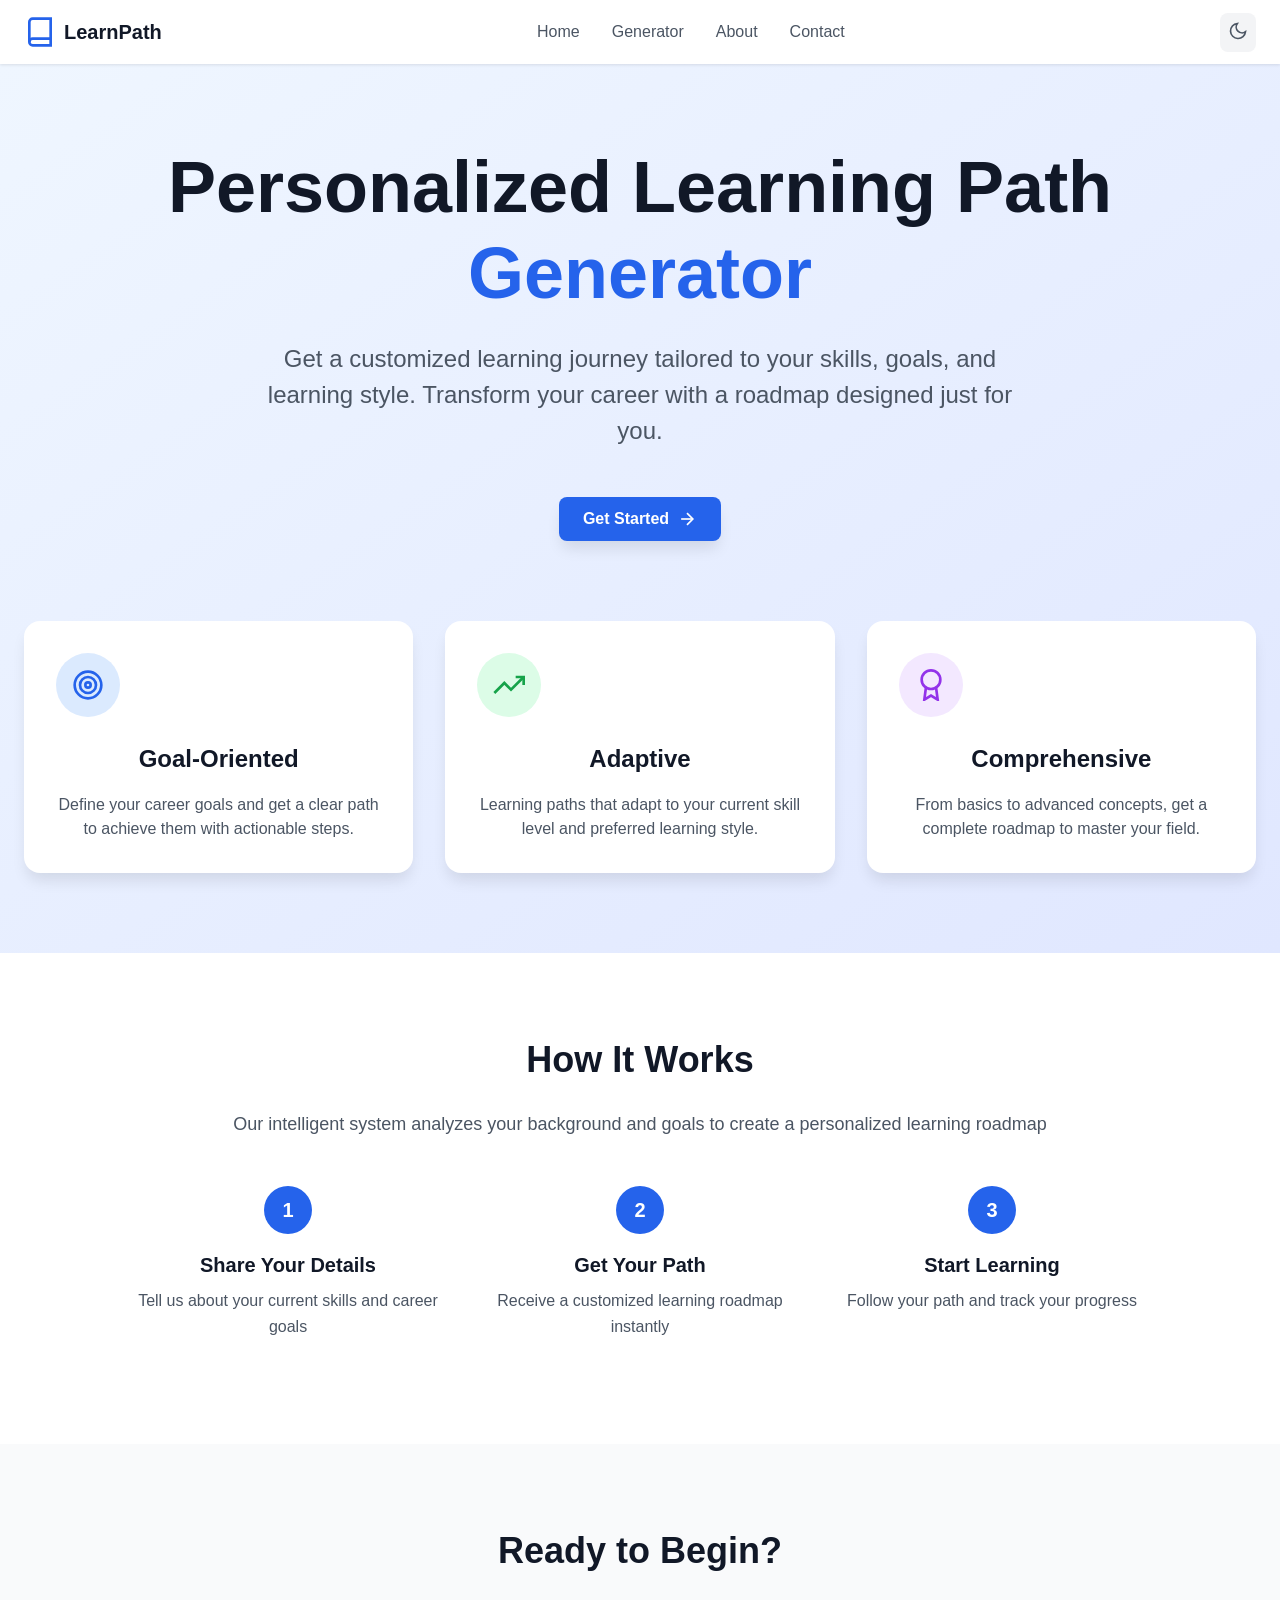
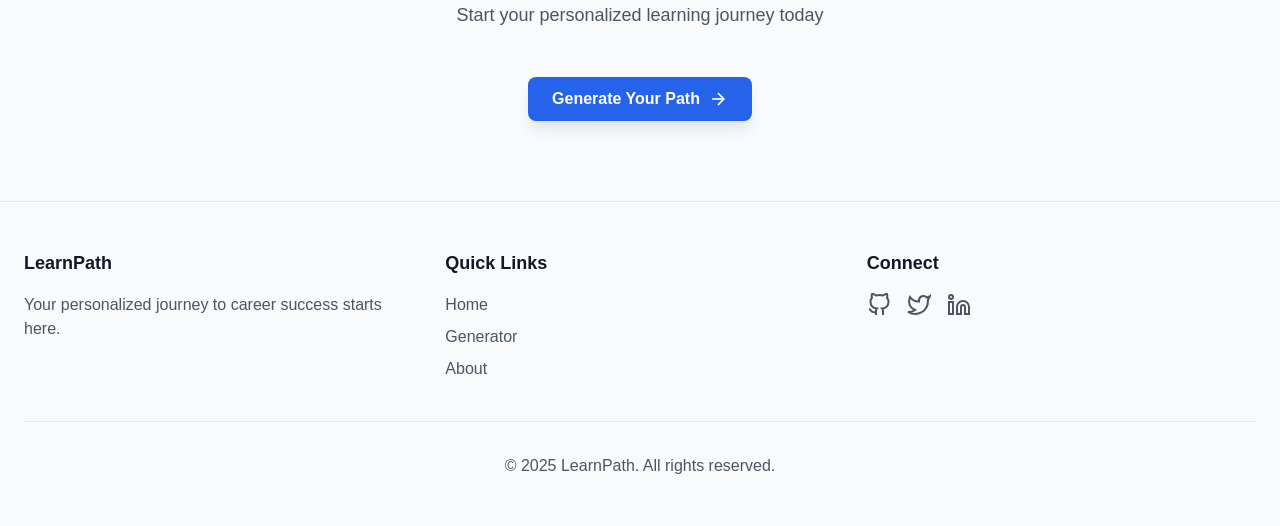
<file: index.html>
<!DOCTYPE html>
<html lang="en">
<head>
    <meta charset="UTF-8">
    <meta name="viewport" content="width=device-width, initial-scale=1.0">
    <title>Personalized Learning Path Generator</title>
    <link rel="stylesheet" href="/public/styles.css">
</head>
<body>
    <nav class="navbar">
        <div class="nav-container">
            <div class="nav-brand">
                <svg class="logo-icon" viewBox="0 0 24 24" fill="none" stroke="currentColor" stroke-width="2">
                    <path d="M4 19.5A2.5 2.5 0 0 1 6.5 17H20"></path>
                    <path d="M6.5 2H20v20H6.5A2.5 2.5 0 0 1 4 19.5v-15A2.5 2.5 0 0 1 6.5 2z"></path>
                </svg>
                <span class="brand-text">LearnPath</span>
            </div>

            <div class="nav-links">
                <a href="#home" class="nav-link">Home</a>
                <a href="#generator" class="nav-link">Generator</a>
                <a href="#about" class="nav-link">About</a>
                <a href="#contact" class="nav-link">Contact</a>
            </div>

            <button id="darkModeToggle" class="dark-mode-btn" aria-label="Toggle dark mode">
                <svg class="moon-icon" viewBox="0 0 24 24" fill="none" stroke="currentColor" stroke-width="2">
                    <path d="M21 12.79A9 9 0 1 1 11.21 3 7 7 0 0 0 21 12.79z"></path>
                </svg>
                <svg class="sun-icon hidden" viewBox="0 0 24 24" fill="none" stroke="currentColor" stroke-width="2">
                    <circle cx="12" cy="12" r="5"></circle>
                    <line x1="12" y1="1" x2="12" y2="3"></line>
                    <line x1="12" y1="21" x2="12" y2="23"></line>
                    <line x1="4.22" y1="4.22" x2="5.64" y2="5.64"></line>
                    <line x1="18.36" y1="18.36" x2="19.78" y2="19.78"></line>
                    <line x1="1" y1="12" x2="3" y2="12"></line>
                    <line x1="21" y1="12" x2="23" y2="12"></line>
                    <line x1="4.22" y1="19.78" x2="5.64" y2="18.36"></line>
                    <line x1="18.36" y1="5.64" x2="19.78" y2="4.22"></line>
                </svg>
            </button>
        </div>
    </nav>

    <main id="mainContent"></main>

    <footer class="footer">
        <div class="footer-container">
            <div class="footer-grid">
                <div class="footer-section">
                    <h3 class="footer-title">LearnPath</h3>
                    <p class="footer-text">Your personalized journey to career success starts here.</p>
                </div>

                <div class="footer-section">
                    <h3 class="footer-title">Quick Links</h3>
                    <ul class="footer-links">
                        <li><a href="#home" class="footer-link">Home</a></li>
                        <li><a href="#generator" class="footer-link">Generator</a></li>
                        <li><a href="#about" class="footer-link">About</a></li>
                    </ul>
                </div>

                <div class="footer-section">
                    <h3 class="footer-title">Connect</h3>
                    <div class="social-links">
                        <a href="#" class="social-link">
                            <svg viewBox="0 0 24 24" fill="none" stroke="currentColor" stroke-width="2">
                                <path d="M9 19c-5 1.5-5-2.5-7-3m14 6v-3.87a3.37 3.37 0 0 0-.94-2.61c3.14-.35 6.44-1.54 6.44-7A5.44 5.44 0 0 0 20 4.77 5.07 5.07 0 0 0 19.91 1S18.73.65 16 2.48a13.38 13.38 0 0 0-7 0C6.27.65 5.09 1 5.09 1A5.07 5.07 0 0 0 5 4.77a5.44 5.44 0 0 0-1.5 3.78c0 5.42 3.3 6.61 6.44 7A3.37 3.37 0 0 0 9 18.13V22"></path>
                            </svg>
                        </a>
                        <a href="#" class="social-link">
                            <svg viewBox="0 0 24 24" fill="none" stroke="currentColor" stroke-width="2">
                                <path d="M23 3a10.9 10.9 0 0 1-3.14 1.53 4.48 4.48 0 0 0-7.86 3v1A10.66 10.66 0 0 1 3 4s-4 9 5 13a11.64 11.64 0 0 1-7 2c9 5 20 0 20-11.5a4.5 4.5 0 0 0-.08-.83A7.72 7.72 0 0 0 23 3z"></path>
                            </svg>
                        </a>
                        <a href="#" class="social-link">
                            <svg viewBox="0 0 24 24" fill="none" stroke="currentColor" stroke-width="2">
                                <path d="M16 8a6 6 0 0 1 6 6v7h-4v-7a2 2 0 0 0-2-2 2 2 0 0 0-2 2v7h-4v-7a6 6 0 0 1 6-6z"></path>
                                <rect x="2" y="9" width="4" height="12"></rect>
                                <circle cx="4" cy="4" r="2"></circle>
                            </svg>
                        </a>
                    </div>
                </div>
            </div>

            <div class="footer-bottom">
                <p>&copy; 2025 LearnPath. All rights reserved.</p>
            </div>
        </div>
    </footer>

    <script src="/public/app.js"></script>
</body>
</html>
</file>
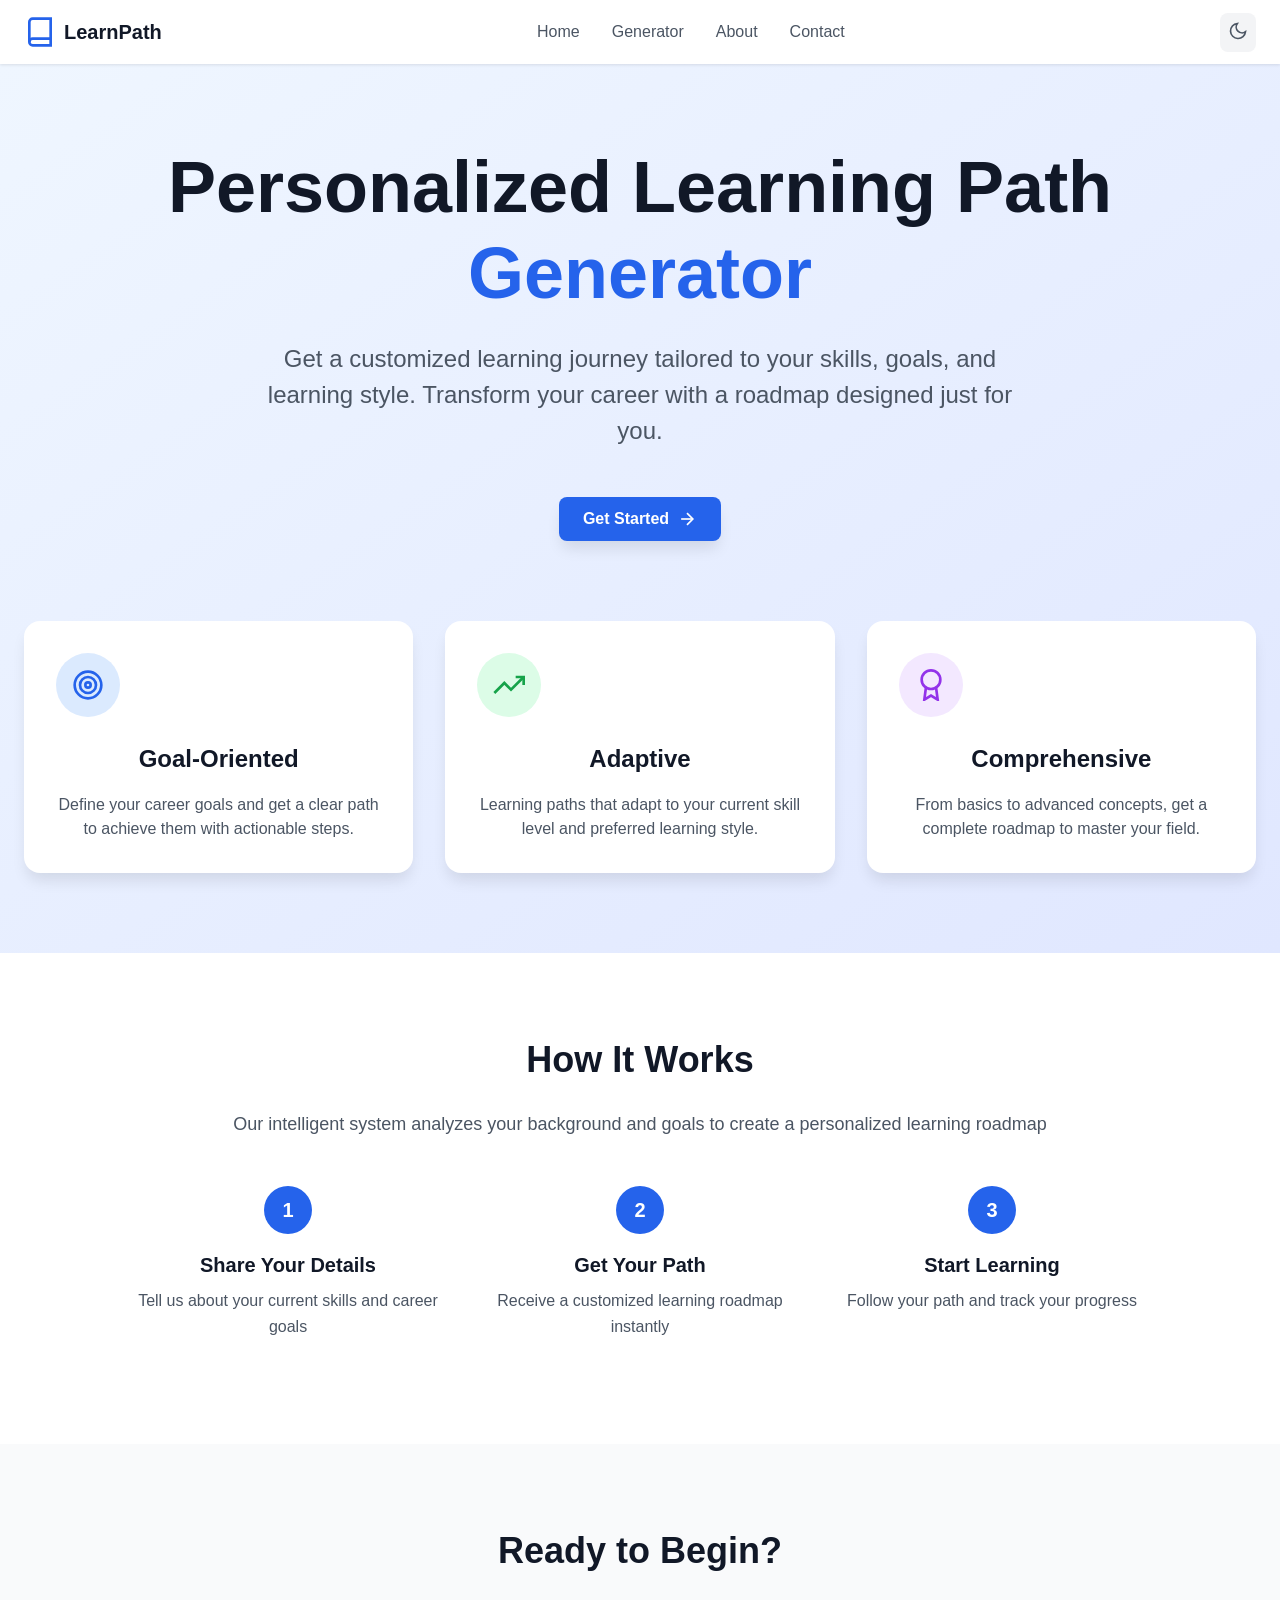
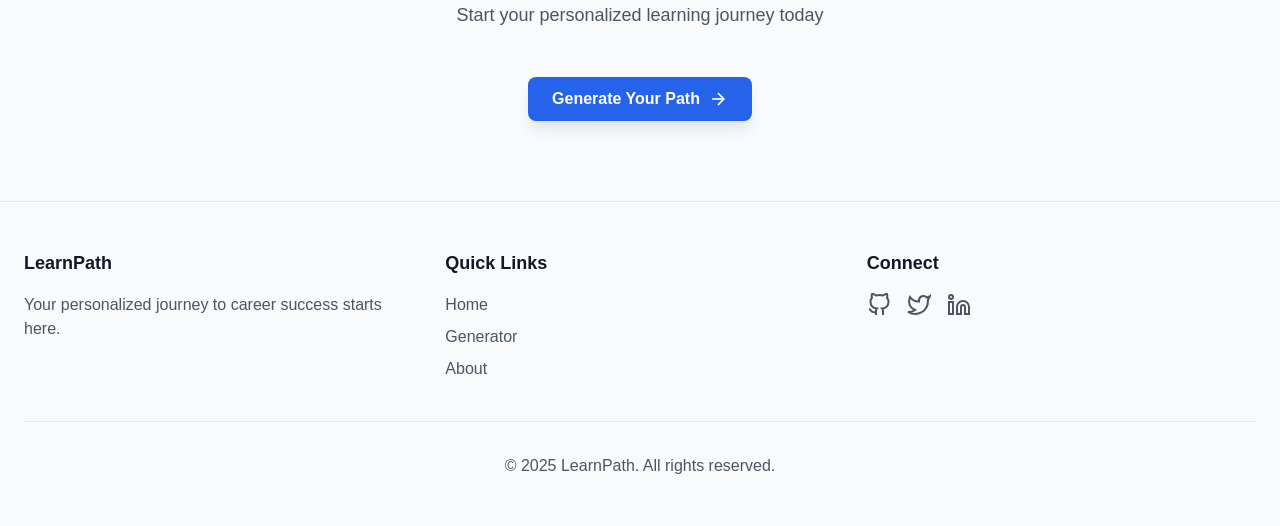
<file: public/index.html>
<!DOCTYPE html>
<html lang="en">
<head>
    <meta charset="UTF-8">
    <meta name="viewport" content="width=device-width, initial-scale=1.0">
    <title>Personalized Learning Path Generator</title>
    <link rel="stylesheet" href="styles.css">
</head>
<body>
    <nav class="navbar">
        <div class="nav-container">
            <div class="nav-brand">
                <svg class="logo-icon" viewBox="0 0 24 24" fill="none" stroke="currentColor" stroke-width="2">
                    <path d="M4 19.5A2.5 2.5 0 0 1 6.5 17H20"></path>
                    <path d="M6.5 2H20v20H6.5A2.5 2.5 0 0 1 4 19.5v-15A2.5 2.5 0 0 1 6.5 2z"></path>
                </svg>
                <span class="brand-text">LearnPath</span>
            </div>

            <div class="nav-links">
                <a href="#home" class="nav-link">Home</a>
                <a href="#generator" class="nav-link">Generator</a>
                <a href="#about" class="nav-link">About</a>
                <a href="#contact" class="nav-link">Contact</a>
            </div>

            <button id="darkModeToggle" class="dark-mode-btn" aria-label="Toggle dark mode">
                <svg class="moon-icon" viewBox="0 0 24 24" fill="none" stroke="currentColor" stroke-width="2">
                    <path d="M21 12.79A9 9 0 1 1 11.21 3 7 7 0 0 0 21 12.79z"></path>
                </svg>
                <svg class="sun-icon hidden" viewBox="0 0 24 24" fill="none" stroke="currentColor" stroke-width="2">
                    <circle cx="12" cy="12" r="5"></circle>
                    <line x1="12" y1="1" x2="12" y2="3"></line>
                    <line x1="12" y1="21" x2="12" y2="23"></line>
                    <line x1="4.22" y1="4.22" x2="5.64" y2="5.64"></line>
                    <line x1="18.36" y1="18.36" x2="19.78" y2="19.78"></line>
                    <line x1="1" y1="12" x2="3" y2="12"></line>
                    <line x1="21" y1="12" x2="23" y2="12"></line>
                    <line x1="4.22" y1="19.78" x2="5.64" y2="18.36"></line>
                    <line x1="18.36" y1="5.64" x2="19.78" y2="4.22"></line>
                </svg>
            </button>
        </div>
    </nav>

    <main id="mainContent"></main>

    <footer class="footer">
        <div class="footer-container">
            <div class="footer-grid">
                <div class="footer-section">
                    <h3 class="footer-title">LearnPath</h3>
                    <p class="footer-text">Your personalized journey to career success starts here.</p>
                </div>

                <div class="footer-section">
                    <h3 class="footer-title">Quick Links</h3>
                    <ul class="footer-links">
                        <li><a href="#home" class="footer-link">Home</a></li>
                        <li><a href="#generator" class="footer-link">Generator</a></li>
                        <li><a href="#about" class="footer-link">About</a></li>
                    </ul>
                </div>

                <div class="footer-section">
                    <h3 class="footer-title">Connect</h3>
                    <div class="social-links">
                        <a href="#" class="social-link">
                            <svg viewBox="0 0 24 24" fill="none" stroke="currentColor" stroke-width="2">
                                <path d="M9 19c-5 1.5-5-2.5-7-3m14 6v-3.87a3.37 3.37 0 0 0-.94-2.61c3.14-.35 6.44-1.54 6.44-7A5.44 5.44 0 0 0 20 4.77 5.07 5.07 0 0 0 19.91 1S18.73.65 16 2.48a13.38 13.38 0 0 0-7 0C6.27.65 5.09 1 5.09 1A5.07 5.07 0 0 0 5 4.77a5.44 5.44 0 0 0-1.5 3.78c0 5.42 3.3 6.61 6.44 7A3.37 3.37 0 0 0 9 18.13V22"></path>
                            </svg>
                        </a>
                        <a href="#" class="social-link">
                            <svg viewBox="0 0 24 24" fill="none" stroke="currentColor" stroke-width="2">
                                <path d="M23 3a10.9 10.9 0 0 1-3.14 1.53 4.48 4.48 0 0 0-7.86 3v1A10.66 10.66 0 0 1 3 4s-4 9 5 13a11.64 11.64 0 0 1-7 2c9 5 20 0 20-11.5a4.5 4.5 0 0 0-.08-.83A7.72 7.72 0 0 0 23 3z"></path>
                            </svg>
                        </a>
                        <a href="#" class="social-link">
                            <svg viewBox="0 0 24 24" fill="none" stroke="currentColor" stroke-width="2">
                                <path d="M16 8a6 6 0 0 1 6 6v7h-4v-7a2 2 0 0 0-2-2 2 2 0 0 0-2 2v7h-4v-7a6 6 0 0 1 6-6z"></path>
                                <rect x="2" y="9" width="4" height="12"></rect>
                                <circle cx="4" cy="4" r="2"></circle>
                            </svg>
                        </a>
                    </div>
                </div>
            </div>

            <div class="footer-bottom">
                <p>&copy; 2025 LearnPath. All rights reserved.</p>
            </div>
        </div>
    </footer>

    <script src="app.js"></script>
</body>
</html>
</file>
<file: public/styles.css>
* {
    margin: 0;
    padding: 0;
    box-sizing: border-box;
    transition: background-color 0.3s, color 0.3s, border-color 0.3s;
}

:root {
    --bg-primary: #ffffff;
    --bg-secondary: #f9fafb;
    --bg-tertiary: #f3f4f6;
    --text-primary: #111827;
    --text-secondary: #4b5563;
    --text-tertiary: #6b7280;
    --border-color: #e5e7eb;
    --blue-50: #eff6ff;
    --blue-100: #dbeafe;
    --blue-200: #bfdbfe;
    --blue-600: #2563eb;
    --blue-700: #1d4ed8;
    --blue-800: #1e40af;
    --blue-900: #1e3a8a;
    --green-50: #f0fdf4;
    --green-100: #dcfce7;
    --green-600: #16a34a;
    --green-700: #15803d;
    --purple-50: #faf5ff;
    --purple-100: #f3e8ff;
    --purple-600: #9333ea;
    --purple-800: #6b21a8;
    --purple-900: #581c87;
    --gray-50: #f9fafb;
    --gray-100: #f3f4f6;
    --gray-200: #e5e7eb;
    --gray-300: #d1d5db;
    --gray-600: #4b5563;
    --gray-700: #374151;
    --gray-800: #1f2937;
    --gray-900: #111827;
    --indigo-100: #e0e7ff;
}

body.dark {
    --bg-primary: #111827;
    --bg-secondary: #1f2937;
    --bg-tertiary: #374151;
    --text-primary: #ffffff;
    --text-secondary: #d1d5db;
    --text-tertiary: #9ca3af;
    --border-color: #374151;
    --blue-50: #1e3a8a;
    --blue-100: #1e40af;
    --green-50: #166534;
    --purple-50: #581c87;
    --gray-50: #1f2937;
    --gray-100: #374151;
}

body {
    font-family: -apple-system, BlinkMacSystemFont, 'Segoe UI', 'Roboto', 'Oxygen', 'Ubuntu', 'Cantarell', sans-serif;
    -webkit-font-smoothing: antialiased;
    -moz-osx-font-smoothing: grayscale;
    background-color: var(--bg-primary);
    color: var(--text-primary);
    line-height: 1.5;
}

html {
    scroll-behavior: smooth;
}

.navbar {
    position: sticky;
    top: 0;
    z-index: 50;
    background-color: var(--bg-primary);
    box-shadow: 0 1px 3px rgba(0, 0, 0, 0.1);
}

.nav-container {
    max-width: 1280px;
    margin: 0 auto;
    padding: 0 1.5rem;
    display: flex;
    justify-content: space-between;
    align-items: center;
    height: 4rem;
}

.nav-brand {
    display: flex;
    align-items: center;
    gap: 0.5rem;
}

.logo-icon {
    width: 2rem;
    height: 2rem;
    color: var(--blue-600);
}

.brand-text {
    font-size: 1.25rem;
    font-weight: 700;
    color: var(--text-primary);
}

.nav-links {
    display: none;
    gap: 2rem;
}

@media (min-width: 768px) {
    .nav-links {
        display: flex;
    }
}

.nav-link {
    color: var(--text-secondary);
    text-decoration: none;
    transition: color 0.3s;
}

.nav-link:hover {
    color: var(--blue-600);
}

.dark-mode-btn {
    padding: 0.5rem;
    border-radius: 0.5rem;
    background-color: var(--gray-100);
    border: none;
    cursor: pointer;
    transition: background-color 0.3s;
}

.dark-mode-btn:hover {
    background-color: var(--gray-200);
}

.dark-mode-btn svg {
    width: 1.25rem;
    height: 1.25rem;
}

.moon-icon {
    color: var(--text-secondary);
}

.sun-icon {
    color: #f59e0b;
}

.hidden {
    display: none;
}

.footer {
    background-color: var(--gray-50);
    border-top: 1px solid var(--border-color);
}

.footer-container {
    max-width: 1280px;
    margin: 0 auto;
    padding: 3rem 1.5rem;
}

.footer-grid {
    display: grid;
    grid-template-columns: 1fr;
    gap: 2rem;
}

@media (min-width: 768px) {
    .footer-grid {
        grid-template-columns: repeat(3, 1fr);
    }
}

.footer-title {
    font-size: 1.125rem;
    font-weight: 600;
    color: var(--text-primary);
    margin-bottom: 1rem;
}

.footer-text {
    color: var(--text-secondary);
}

.footer-links {
    list-style: none;
}

.footer-links li {
    margin-bottom: 0.5rem;
}

.footer-link {
    color: var(--text-secondary);
    text-decoration: none;
    transition: color 0.3s;
}

.footer-link:hover {
    color: var(--blue-600);
}

.social-links {
    display: flex;
    gap: 1rem;
}

.social-link {
    color: var(--text-secondary);
    transition: color 0.3s;
}

.social-link:hover {
    color: var(--blue-600);
}

.social-link svg {
    width: 1.5rem;
    height: 1.5rem;
}

.footer-bottom {
    margin-top: 2rem;
    padding-top: 2rem;
    border-top: 1px solid var(--border-color);
    text-align: center;
    color: var(--text-secondary);
}

.hero-section {
    background: linear-gradient(to bottom right, var(--blue-50), var(--indigo-100));
    padding: 5rem 1.5rem;
    animation: fade-in 0.6s ease-out;
}

.hero-content {
    max-width: 1280px;
    margin: 0 auto;
    text-align: center;
}

.hero-title {
    font-size: 3rem;
    font-weight: 700;
    color: var(--text-primary);
    margin-bottom: 1.5rem;
    line-height: 1.2;
}

.hero-title-accent {
    display: block;
    color: var(--blue-600);
}

.hero-subtitle {
    font-size: 1.25rem;
    color: var(--text-secondary);
    margin-bottom: 3rem;
    max-width: 48rem;
    margin-left: auto;
    margin-right: auto;
}

.btn {
    display: inline-flex;
    align-items: center;
    justify-content: center;
    padding: 0.75rem 1.5rem;
    font-size: 1rem;
    font-weight: 600;
    border-radius: 0.5rem;
    border: none;
    cursor: pointer;
    transition: all 0.3s;
    text-decoration: none;
}

.btn:disabled {
    opacity: 0.5;
    cursor: not-allowed;
    transform: none !important;
}

.btn:hover:not(:disabled) {
    transform: scale(1.05);
}

.btn-primary {
    background-color: var(--blue-600);
    color: white;
    box-shadow: 0 10px 15px -3px rgba(0, 0, 0, 0.1);
}

.btn-primary:hover:not(:disabled) {
    background-color: var(--blue-700);
    box-shadow: 0 20px 25px -5px rgba(0, 0, 0, 0.1);
}

.btn-secondary {
    background-color: var(--gray-200);
    color: var(--text-primary);
}

.btn-secondary:hover:not(:disabled) {
    background-color: var(--gray-300);
}

.btn-green {
    background-color: var(--green-600);
    color: white;
}

.btn-green:hover:not(:disabled) {
    background-color: var(--green-700);
}

.btn-white {
    background-color: white;
    color: var(--green-600);
}

.btn-white:hover:not(:disabled) {
    background-color: var(--gray-100);
}

.btn svg {
    width: 1.25rem;
    height: 1.25rem;
    margin-left: 0.5rem;
}

.features-grid {
    display: grid;
    grid-template-columns: 1fr;
    gap: 2rem;
    margin-top: 5rem;
}

@media (min-width: 768px) {
    .features-grid {
        grid-template-columns: repeat(3, 1fr);
    }
}

.feature-card {
    background-color: var(--bg-primary);
    padding: 2rem;
    border-radius: 1rem;
    box-shadow: 0 10px 15px -3px rgba(0, 0, 0, 0.1);
    transition: all 0.3s;
}

.feature-card:hover {
    box-shadow: 0 20px 25px -5px rgba(0, 0, 0, 0.1);
    transform: translateY(-0.5rem);
}

.feature-icon {
    width: 4rem;
    height: 4rem;
    border-radius: 50%;
    display: flex;
    align-items: center;
    justify-content: center;
    margin-bottom: 1.5rem;
}

.feature-icon svg {
    width: 2rem;
    height: 2rem;
}

.feature-icon.blue {
    background-color: var(--blue-100);
    color: var(--blue-600);
}

.feature-icon.green {
    background-color: var(--green-100);
    color: var(--green-600);
}

.feature-icon.purple {
    background-color: var(--purple-100);
    color: var(--purple-600);
}

.feature-title {
    font-size: 1.5rem;
    font-weight: 700;
    color: var(--text-primary);
    margin-bottom: 1rem;
}

.feature-description {
    color: var(--text-secondary);
}

.section {
    padding: 5rem 1.5rem;
}

.section-white {
    background-color: var(--bg-primary);
}

.section-gray {
    background-color: var(--gray-50);
}

.section-gradient {
    background: linear-gradient(to right, var(--blue-600), var(--purple-600));
}

.section-content {
    max-width: 64rem;
    margin: 0 auto;
    text-align: center;
}

.section-title {
    font-size: 2.25rem;
    font-weight: 700;
    color: var(--text-primary);
    margin-bottom: 1.5rem;
}

.section-subtitle {
    font-size: 1.125rem;
    color: var(--text-secondary);
    margin-bottom: 3rem;
}

.steps-grid {
    display: grid;
    grid-template-columns: 1fr;
    gap: 2rem;
    margin-top: 3rem;
}

@media (min-width: 768px) {
    .steps-grid {
        grid-template-columns: repeat(3, 1fr);
    }
}

.step-number {
    width: 3rem;
    height: 3rem;
    border-radius: 50%;
    background-color: var(--blue-600);
    color: white;
    display: flex;
    align-items: center;
    justify-content: center;
    font-size: 1.25rem;
    font-weight: 700;
    margin: 0 auto 1rem;
}

.step-title {
    font-size: 1.25rem;
    font-weight: 600;
    color: var(--text-primary);
    margin-bottom: 0.5rem;
}

.step-description {
    color: var(--text-secondary);
}

.form-container {
    min-height: 100vh;
    background: linear-gradient(to bottom right, var(--blue-50), var(--indigo-100));
    padding: 3rem 1.5rem;
}

.form-wrapper {
    max-width: 48rem;
    margin: 0 auto;
    background-color: var(--bg-primary);
    border-radius: 1rem;
    box-shadow: 0 25px 50px -12px rgba(0, 0, 0, 0.25);
    padding: 3rem;
}

.form-header {
    text-align: center;
    margin-bottom: 2rem;
}

.form-title {
    font-size: 2.25rem;
    font-weight: 700;
    color: var(--text-primary);
    margin-bottom: 0.5rem;
}

.form-description {
    color: var(--text-secondary);
}

.form-group {
    margin-bottom: 1.5rem;
}

.form-label {
    display: flex;
    align-items: center;
    font-size: 0.875rem;
    font-weight: 600;
    color: var(--text-secondary);
    margin-bottom: 0.5rem;
}

.form-label svg {
    width: 1.25rem;
    height: 1.25rem;
    margin-right: 0.5rem;
    color: var(--blue-600);
}

.form-input,
.form-select {
    width: 100%;
    padding: 0.75rem 1rem;
    border-radius: 0.5rem;
    border: 1px solid var(--border-color);
    background-color: var(--bg-primary);
    color: var(--text-primary);
    font-size: 1rem;
    transition: all 0.3s;
}

.form-input:focus,
.form-select:focus {
    outline: none;
    border-color: transparent;
    box-shadow: 0 0 0 2px var(--blue-600);
}

.form-error {
    margin-top: 0.25rem;
    font-size: 0.875rem;
    color: #dc2626;
}

.skills-container {
    display: grid;
    grid-template-columns: repeat(2, 1fr);
    gap: 0.5rem;
    padding: 1rem;
    background-color: var(--gray-50);
    border-radius: 0.5rem;
    border: 1px solid var(--border-color);
}

@media (min-width: 640px) {
    .skills-container {
        grid-template-columns: repeat(3, 1fr);
    }
}

.skill-btn {
    padding: 0.5rem 0.75rem;
    border-radius: 0.5rem;
    font-size: 0.875rem;
    font-weight: 500;
    border: none;
    cursor: pointer;
    transition: all 0.3s;
    background-color: var(--bg-primary);
    color: var(--text-secondary);
}

.skill-btn:hover {
    transform: scale(1.05);
    background-color: var(--gray-100);
}

.skill-btn.selected {
    background-color: var(--blue-600);
    color: white;
    box-shadow: 0 4px 6px -1px rgba(0, 0, 0, 0.1);
}

.skills-count {
    margin-top: 0.5rem;
    font-size: 0.875rem;
    color: var(--text-tertiary);
}

.form-actions {
    display: flex;
    flex-direction: column;
    gap: 1rem;
    padding-top: 1rem;
}

@media (min-width: 640px) {
    .form-actions {
        flex-direction: row;
    }
}

.form-actions .btn {
    flex: 1;
}

.results-container {
    min-height: 100vh;
    background: linear-gradient(to bottom right, var(--blue-50), var(--indigo-100));
    padding: 3rem 1.5rem;
}

.results-wrapper {
    max-width: 80rem;
    margin: 0 auto;
}

.results-header {
    background-color: var(--bg-primary);
    border-radius: 1rem;
    box-shadow: 0 25px 50px -12px rgba(0, 0, 0, 0.25);
    padding: 3rem;
    margin-bottom: 2rem;
}

.results-title {
    text-align: center;
    font-size: 2.25rem;
    font-weight: 700;
    color: var(--text-primary);
    margin-bottom: 0.5rem;
}

.results-subtitle {
    text-align: center;
    font-size: 1.25rem;
    color: var(--text-secondary);
    margin-bottom: 2rem;
}

.info-cards {
    display: grid;
    grid-template-columns: 1fr;
    gap: 1.5rem;
    margin-bottom: 2rem;
}

@media (min-width: 640px) {
    .info-cards {
        grid-template-columns: repeat(3, 1fr);
    }
}

.info-card {
    padding: 1.5rem;
    border-radius: 0.75rem;
    border: 2px solid;
}

.info-card.blue {
    background-color: var(--blue-50);
    border-color: var(--blue-200);
}

.info-card.green {
    background-color: var(--green-50);
    border-color: var(--green-100);
}

.info-card.purple {
    background-color: var(--purple-50);
    border-color: var(--purple-100);
}

.info-card-label {
    font-size: 0.875rem;
    font-weight: 600;
    margin-bottom: 0.5rem;
}

.info-card.blue .info-card-label {
    color: var(--blue-900);
}

.info-card.green .info-card-label {
    color: #166534;
}

.info-card.purple .info-card-label {
    color: var(--purple-900);
}

.info-card-value {
    font-size: 1.125rem;
    font-weight: 700;
}

.info-card.blue .info-card-value {
    color: var(--blue-600);
}

.info-card.green .info-card-value {
    color: var(--green-600);
}

.info-card.purple .info-card-value {
    color: var(--purple-600);
}

.progress-section {
    margin-bottom: 2rem;
}

.progress-header {
    display: flex;
    justify-content: space-between;
    align-items: center;
    margin-bottom: 0.5rem;
}

.progress-title {
    font-size: 1.125rem;
    font-weight: 600;
    color: var(--text-primary);
}

.progress-text {
    font-size: 0.875rem;
    font-weight: 500;
    color: var(--text-secondary);
}

.progress-bar {
    width: 100%;
    height: 1rem;
    background-color: var(--gray-200);
    border-radius: 9999px;
    overflow: hidden;
}

.progress-fill {
    height: 100%;
    background: linear-gradient(to right, var(--blue-600), var(--green-600));
    transition: width 0.5s ease-out;
}

.results-actions {
    display: flex;
    flex-direction: column;
    gap: 1rem;
    margin-bottom: 2rem;
}

@media (min-width: 640px) {
    .results-actions {
        flex-direction: row;
    }
}

.results-actions .btn {
    flex: 1;
}

.roadmap {
    display: flex;
    flex-direction: column;
    gap: 1.5rem;
}

.step-card {
    position: relative;
    background-color: var(--bg-primary);
    border-radius: 1rem;
    box-shadow: 0 10px 15px -3px rgba(0, 0, 0, 0.1);
    transition: all 0.3s;
    animation: fade-in 0.6s ease-out forwards;
}

.step-card:hover {
    box-shadow: 0 20px 25px -5px rgba(0, 0, 0, 0.1);
    transform: translateY(-0.25rem);
}

.step-card.completed {
    box-shadow: 0 0 0 2px var(--green-600);
}

.step-card-content {
    padding: 2rem;
    display: flex;
    gap: 1.5rem;
}

.step-checkbox {
    flex-shrink: 0;
    position: relative;
    z-index: 10;
    cursor: pointer;
}

.step-checkbox svg {
    width: 4rem;
    height: 4rem;
    transition: color 0.3s;
}

.step-checkbox.completed svg {
    color: var(--green-600);
}

.step-checkbox:not(.completed) svg {
    color: var(--gray-300);
}

.step-checkbox:not(.completed):hover svg {
    color: var(--blue-600);
}

.step-details {
    flex: 1;
}

.step-header {
    display: flex;
    align-items: start;
    gap: 0.75rem;
    margin-bottom: 1rem;
}

.step-badge {
    width: 2rem;
    height: 2rem;
    border-radius: 50%;
    background-color: var(--blue-600);
    color: white;
    display: flex;
    align-items: center;
    justify-content: center;
    font-size: 0.875rem;
    font-weight: 700;
    flex-shrink: 0;
}

.step-title-text {
    font-size: 1.5rem;
    font-weight: 700;
    color: var(--text-primary);
}

.step-duration {
    display: flex;
    align-items: center;
    gap: 0.5rem;
    font-size: 0.875rem;
    color: var(--text-secondary);
    margin-top: 0.5rem;
}

.step-duration svg {
    width: 1rem;
    height: 1rem;
}

.step-description {
    color: var(--text-secondary);
    line-height: 1.625;
    margin-bottom: 1.5rem;
}

.step-resources-header {
    display: flex;
    align-items: center;
    gap: 0.5rem;
    margin-bottom: 0.75rem;
}

.step-resources-header svg {
    width: 1.25rem;
    height: 1.25rem;
    color: var(--blue-600);
}

.step-resources-title {
    font-weight: 600;
    color: var(--text-primary);
}

.step-resources {
    display: flex;
    flex-wrap: wrap;
    gap: 0.5rem;
}

.resource-tag {
    display: inline-flex;
    align-items: center;
    gap: 0.25rem;
    padding: 0.25rem 0.75rem;
    background-color: var(--blue-50);
    color: var(--blue-700);
    border-radius: 9999px;
    font-size: 0.875rem;
    font-weight: 500;
    cursor: pointer;
    transition: background-color 0.3s;
}

.resource-tag:hover {
    background-color: var(--blue-100);
}

.resource-tag svg {
    width: 0.75rem;
    height: 0.75rem;
}

.cta-section {
    margin-top: 3rem;
    background: linear-gradient(to right, var(--blue-600), var(--purple-600));
    border-radius: 1rem;
    box-shadow: 0 25px 50px -12px rgba(0, 0, 0, 0.25);
    padding: 2rem;
    text-align: center;
    color: white;
}

.cta-title {
    font-size: 1.875rem;
    font-weight: 700;
    margin-bottom: 1rem;
}

.cta-description {
    font-size: 1.125rem;
    margin-bottom: 1.5rem;
    opacity: 0.9;
}

.cta-actions {
    display: flex;
    flex-direction: column;
    gap: 1rem;
    justify-content: center;
}

@media (min-width: 640px) {
    .cta-actions {
        flex-direction: row;
    }
}

.btn-blue-dark {
    background-color: var(--blue-700);
    color: white;
}

.btn-blue-dark:hover:not(:disabled) {
    background-color: var(--blue-800);
}

@keyframes fade-in {
    from {
        opacity: 0;
        transform: translateY(20px);
    }
    to {
        opacity: 1;
        transform: translateY(0);
    }
}

@media (min-width: 640px) {
    .hero-title {
        font-size: 4rem;
    }

    .hero-subtitle {
        font-size: 1.5rem;
    }
}

@media (min-width: 1024px) {
    .hero-title {
        font-size: 4.5rem;
    }
}
</file>
